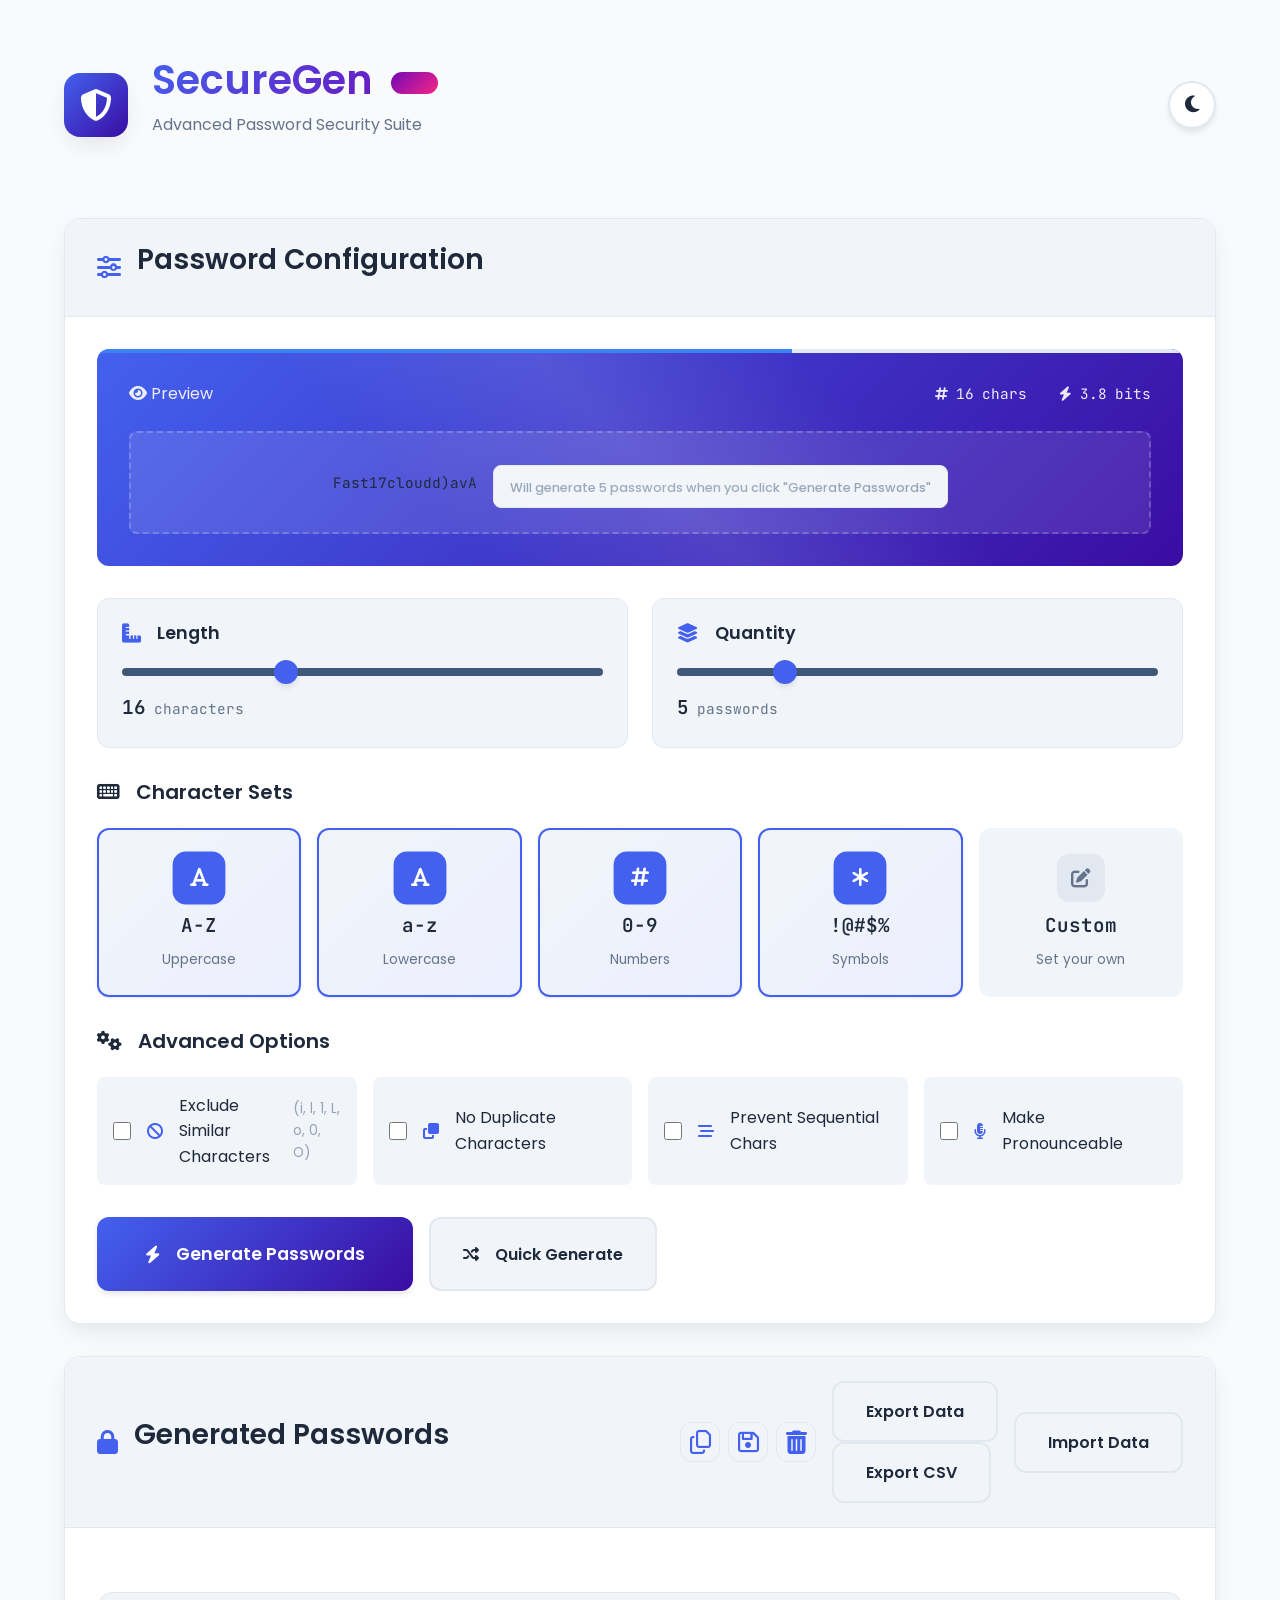
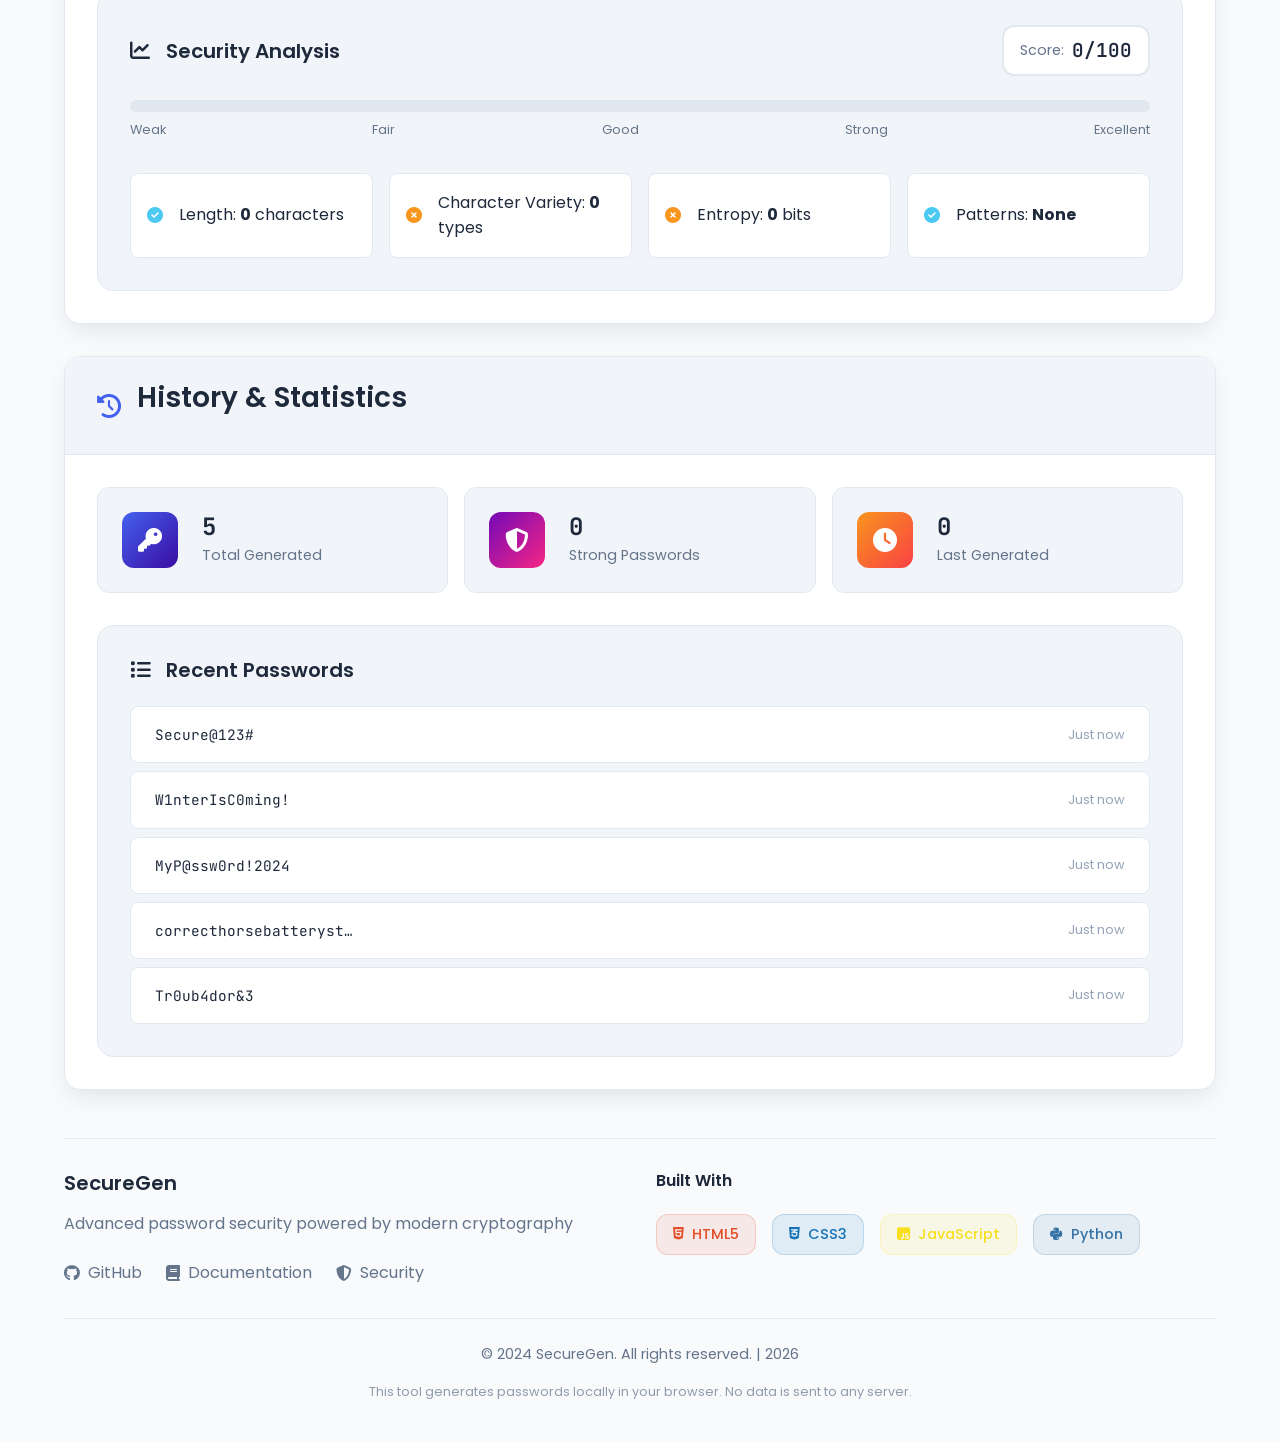
<file: Index.html>
<!DOCTYPE html>
<html lang="en">
<head>
    <meta charset="UTF-8">
    <meta name="viewport" content="width=device-width, initial-scale=1.0">
    <title>SecureGen Pro | Advanced Password Generator</title>
    <link rel="stylesheet" href="https://cdnjs.cloudflare.com/ajax/libs/font-awesome/6.4.0/css/all.min.css">
    <link rel="stylesheet" href="style.css">
    <link href="https://fonts.googleapis.com/css2?family=Poppins:wght@300;400;500;600;700&family=JetBrains+Mono:wght@400;500&display=swap" rel="stylesheet">
    <link rel="icon" type="image/x-icon" href="data:image/svg+xml,<svg xmlns=%22http://www.w3.org/2000/svg%22 viewBox=%220 0 100 100%22><text y=%22.9em%22 font-size=%2290%22>🔐</text></svg>">
</head>
<body>
    <div class="container">
        <header class="header">
            <div class="logo-container">
                <div class="logo-icon">
                    <i class="fas fa-shield-alt"></i>
                </div>
                <div class="logo-text">
                    <h1>SecureGen <span class="pro-badge">PRO</span></h1>
                    <p class="tagline">Advanced Password Security Suite</p>
                </div>
            </div>
            <div class="theme-toggle">
                <button id="theme-toggle" class="theme-btn">
                    <i class="fas fa-moon"></i>
                </button>
            </div>
        </header>

        <main class="main-content">
            <!-- Generator Section -->
            <section class="card generator-section">
                <div class="card-header">
                    <i class="fas fa-sliders-h"></i>
                    <h2>Password Configuration</h2>
                </div>
                
                <div class="card-body">
                    <!-- Password Preview -->
                    <div class="password-preview">
                        <div class="preview-header">
                            <span><i class="fas fa-eye"></i> Preview</span>
                            <div class="preview-stats">
                                <span class="stat"><i class="fas fa-hashtag"></i> <span id="char-count">0</span> chars</span>
                                <span class="stat"><i class="fas fa-bolt"></i> <span id="entropy-score">0</span> bits</span>
                            </div>
                        </div>
                        <div class="preview-display" id="password-preview">
                            <div class="password-placeholder">
                                <i class="fas fa-lock"></i>
                                <span>Your secure password will appear here</span>
                            </div>
                        </div>
                    </div>

                    <!-- Options Grid -->
                    <div class="options-grid">
                        <!-- Length Control -->
                        <div class="option-card">
                            <div class="option-header">
                                <i class="fas fa-ruler-combined"></i>
                                <h3>Length</h3>
                            </div>
                            <div class="option-control">
                                <input type="range" id="length-slider" min="8" max="32" value="16">
                                <div class="slider-value">
                                    <span id="length-value">16</span>
                                    <span class="unit">characters</span>
                                </div>
                            </div>
                        </div>

                        <!-- Quantity Control -->
                        <div class="option-card">
                            <div class="option-header">
                                <i class="fas fa-layer-group"></i>
                                <h3>Quantity</h3>
                            </div>
                            <div class="option-control">
                                <input type="range" id="quantity-slider" min="1" max="20" value="5">
                                <div class="slider-value">
                                    <span id="quantity-value">5</span>
                                    <span class="unit">passwords</span>
                                </div>
                            </div>
                        </div>
                    </div>

                    <!-- Character Sets -->
                    <div class="character-sets">
                        <h3><i class="fas fa-keyboard"></i> Character Sets</h3>
                        <div class="sets-grid">
                            <label class="set-option active" data-type="uppercase">
                                <input type="checkbox" checked>
                                <div class="set-icon">
                                    <i class="fas fa-font"></i>
                                </div>
                                <span class="set-label">A-Z</span>
                                <span class="set-desc">Uppercase</span>
                            </label>
                            
                            <label class="set-option active" data-type="lowercase">
                                <input type="checkbox" checked>
                                <div class="set-icon">
                                    <i class="fas fa-font"></i>
                                </div>
                                <span class="set-label">a-z</span>
                                <span class="set-desc">Lowercase</span>
                            </label>
                            
                            <label class="set-option active" data-type="numbers">
                                <input type="checkbox" checked>
                                <div class="set-icon">
                                    <i class="fas fa-hashtag"></i>
                                </div>
                                <span class="set-label">0-9</span>
                                <span class="set-desc">Numbers</span>
                            </label>
                            
                            <label class="set-option active" data-type="symbols">
                                <input type="checkbox" checked>
                                <div class="set-icon">
                                    <i class="fas fa-asterisk"></i>
                                </div>
                                <span class="set-label">!@#$%</span>
                                <span class="set-desc">Symbols</span>
                            </label>
                            
                            <label class="set-option" data-type="custom">
                                <input type="checkbox">
                                <div class="set-icon">
                                    <i class="fas fa-edit"></i>
                                </div>
                                <span class="set-label">Custom</span>
                                <span class="set-desc">Set your own</span>
                            </label>
                        </div>
                        
                        <!-- Custom Characters Input -->
                        <div class="custom-input-container" id="custom-input-container" style="display: none;">
                            <input type="text" id="custom-characters" placeholder="Enter custom characters (e.g., @#$%)" maxlength="50">
                        </div>
                    </div>

                    <!-- Advanced Options -->
                    <div class="advanced-options">
                        <h3><i class="fas fa-cogs"></i> Advanced Options</h3>
                        <div class="advanced-grid">
                            <div class="advanced-option">
                                <input type="checkbox" id="exclude-similar" class="styled-checkbox">
                                <label for="exclude-similar">
                                    <i class="fas fa-ban"></i>
                                    Exclude Similar Characters
                                    <span class="option-desc">(i, l, 1, L, o, 0, O)</span>
                                </label>
                            </div>
                            <div class="advanced-option">
                                <input type="checkbox" id="no-duplicates" class="styled-checkbox">
                                <label for="no-duplicates">
                                    <i class="fas fa-clone"></i>
                                    No Duplicate Characters
                                </label>
                            </div>
                            <div class="advanced-option">
                                <input type="checkbox" id="sequential-check" class="styled-checkbox">
                                <label for="sequential-check">
                                    <i class="fas fa-stream"></i>
                                    Prevent Sequential Chars
                                </label>
                            </div>
                            <div class="advanced-option">
                                <input type="checkbox" id="pronounceable" class="styled-checkbox">
                                <label for="pronounceable">
                                    <i class="fas fa-microphone-alt"></i>
                                    Make Pronounceable
                                </label>
                            </div>
                        </div>
                    </div>

                    <!-- Action Buttons -->
                    <div class="action-buttons">
                        <button class="btn btn-primary btn-lg" id="generate-btn">
                            <i class="fas fa-bolt"></i>
                            Generate Passwords
                        </button>
                        <button class="btn btn-secondary" id="quick-generate">
                            <i class="fas fa-random"></i>
                            Quick Generate
                        </button>
                    </div>
                </div>
            </section>

            <!-- Results Section -->
            <section class="card results-section">
                <div class="card-header">
                    <i class="fas fa-lock"></i>
                    <h2>Generated Passwords</h2>
                    <div class="card-actions">
                        <button class="btn-icon" id="copy-all" title="Copy All">
                            <i class="far fa-copy"></i>
                        </button>
                        <button class="btn-icon" id="save-all" title="Save All">
                            <i class="far fa-save"></i>
                        </button>
                        <button class="btn-icon" id="clear-results" title="Clear All">
                            <i class="fas fa-trash-alt"></i>
                        </button>
                    </div>
                </div>
                
                <div class="card-body">
                    <div class="results-container" id="results-container">
                        <!-- Passwords will be generated here -->
                    </div>
                    
                    <!-- Strength Analysis -->
                    <div class="strength-analysis">
                        <div class="strength-header">
                            <h3><i class="fas fa-chart-line"></i> Security Analysis</h3>
                            <div class="strength-score" id="strength-score">
                                <span class="score-label">Score:</span>
                                <span class="score-value">0/100</span>
                            </div>
                        </div>
                        
                        <div class="strength-meter">
                            <div class="meter-bar">
                                <div class="meter-fill" id="strength-fill"></div>
                            </div>
                            <div class="meter-labels">
                                <span>Weak</span>
                                <span>Fair</span>
                                <span>Good</span>
                                <span>Strong</span>
                                <span>Excellent</span>
                            </div>
                        </div>
                        
                        <div class="strength-details">
                            <div class="detail-item">
                                <i class="fas fa-check-circle success"></i>
                                <span>Length: <strong id="detail-length">0</strong> characters</span>
                            </div>
                            <div class="detail-item">
                                <i class="fas fa-times-circle warning"></i>
                                <span>Character Variety: <strong id="detail-variety">0</strong> types</span>
                            </div>
                            <div class="detail-item">
                                <i class="fas fa-times-circle warning"></i>
                                <span>Entropy: <strong id="detail-entropy">0</strong> bits</span>
                            </div>
                            <div class="detail-item">
                                <i class="fas fa-check-circle success"></i>
                                <span>Patterns: <strong id="detail-patterns">None</strong></span>
                            </div>
                        </div>
                    </div>
                </div>
            </section>

            <!-- History & Stats Section -->
            <section class="card history-section">
                <div class="card-header">
                    <i class="fas fa-history"></i>
                    <h2>History & Statistics</h2>
                </div>
                
                <div class="card-body">
                    <div class="history-stats">
                        <div class="stat-card">
                            <div class="stat-icon primary">
                                <i class="fas fa-key"></i>
                            </div>
                            <div class="stat-content">
                                <span class="stat-value" id="total-generated">0</span>
                                <span class="stat-label">Total Generated</span>
                            </div>
                        </div>
                        <div class="stat-card">
                            <div class="stat-icon success">
                                <i class="fas fa-shield-alt"></i>
                            </div>
                            <div class="stat-content">
                                <span class="stat-value" id="strong-passwords">0</span>
                                <span class="stat-label">Strong Passwords</span>
                            </div>
                        </div>
                        <div class="stat-card">
                            <div class="stat-icon warning">
                                <i class="fas fa-clock"></i>
                            </div>
                            <div class="stat-content">
                                <span class="stat-value" id="last-generated">--:--</span>
                                <span class="stat-label">Last Generated</span>
                            </div>
                        </div>
                    </div>
                    
                    <div class="history-container">
                        <h3><i class="fas fa-list"></i> Recent Passwords</h3>
                        <div class="history-list" id="history-list">
                            <!-- History items will be added here -->
                        </div>
                        <div class="empty-history" id="empty-history">
                            <i class="fas fa-key"></i>
                            <p>No passwords generated yet</p>
                            <p class="empty-desc">Generate your first password to see it here</p>
                        </div>
                    </div>
                </div>
            </section>
        </main>

        <!-- Toast Notifications -->
        <div id="toast-container" class="toast-container"></div>

        <footer class="footer">
            <div class="footer-content">
                <div class="footer-info">
                    <h3>SecureGen</h3>
                    <p>Advanced password security powered by modern cryptography</p>
                    <div class="footer-links">
                        <a href="https://github.com/Sanjana152911/securegen"><i class="fab fa-github"></i> GitHub</a>
                        <a href="documentation.html"><i class="fas fa-book"></i> Documentation</a>
                        <a href="security.html"><i class="fas fa-shield-alt"></i> Security</a>
                    </div>
                </div>
                
                <div class="tech-stack">
                    <h4>Built With</h4>
                    <div class="tech-badges">
                        <span class="tech-badge html"><i class="fab fa-html5"></i> HTML5</span>
                        <span class="tech-badge css"><i class="fab fa-css3-alt"></i> CSS3</span>
                        <span class="tech-badge js"><i class="fab fa-js-square"></i> JavaScript</span>
                        <span class="tech-badge py"><i class="fab fa-python"></i> Python</span>
                    </div>
                </div>
            </div>
            
            <div class="footer-bottom">
                <p>&copy; 2024 SecureGen. All rights reserved. | <span id="current-year">2024</span></p>
                <p class="disclaimer">This tool generates passwords locally in your browser. No data is sent to any server.</p>
            </div>
        </footer>
    </div>

    <script src="theme.js"></script>
    <script src="validation.js"></script>
    <script src="analytics.js"></script>
    <script src="animations.js"></script>
    <script src="export-import.js"></script>
    <script src="script.js"></script>
</body>
</html>
</file>
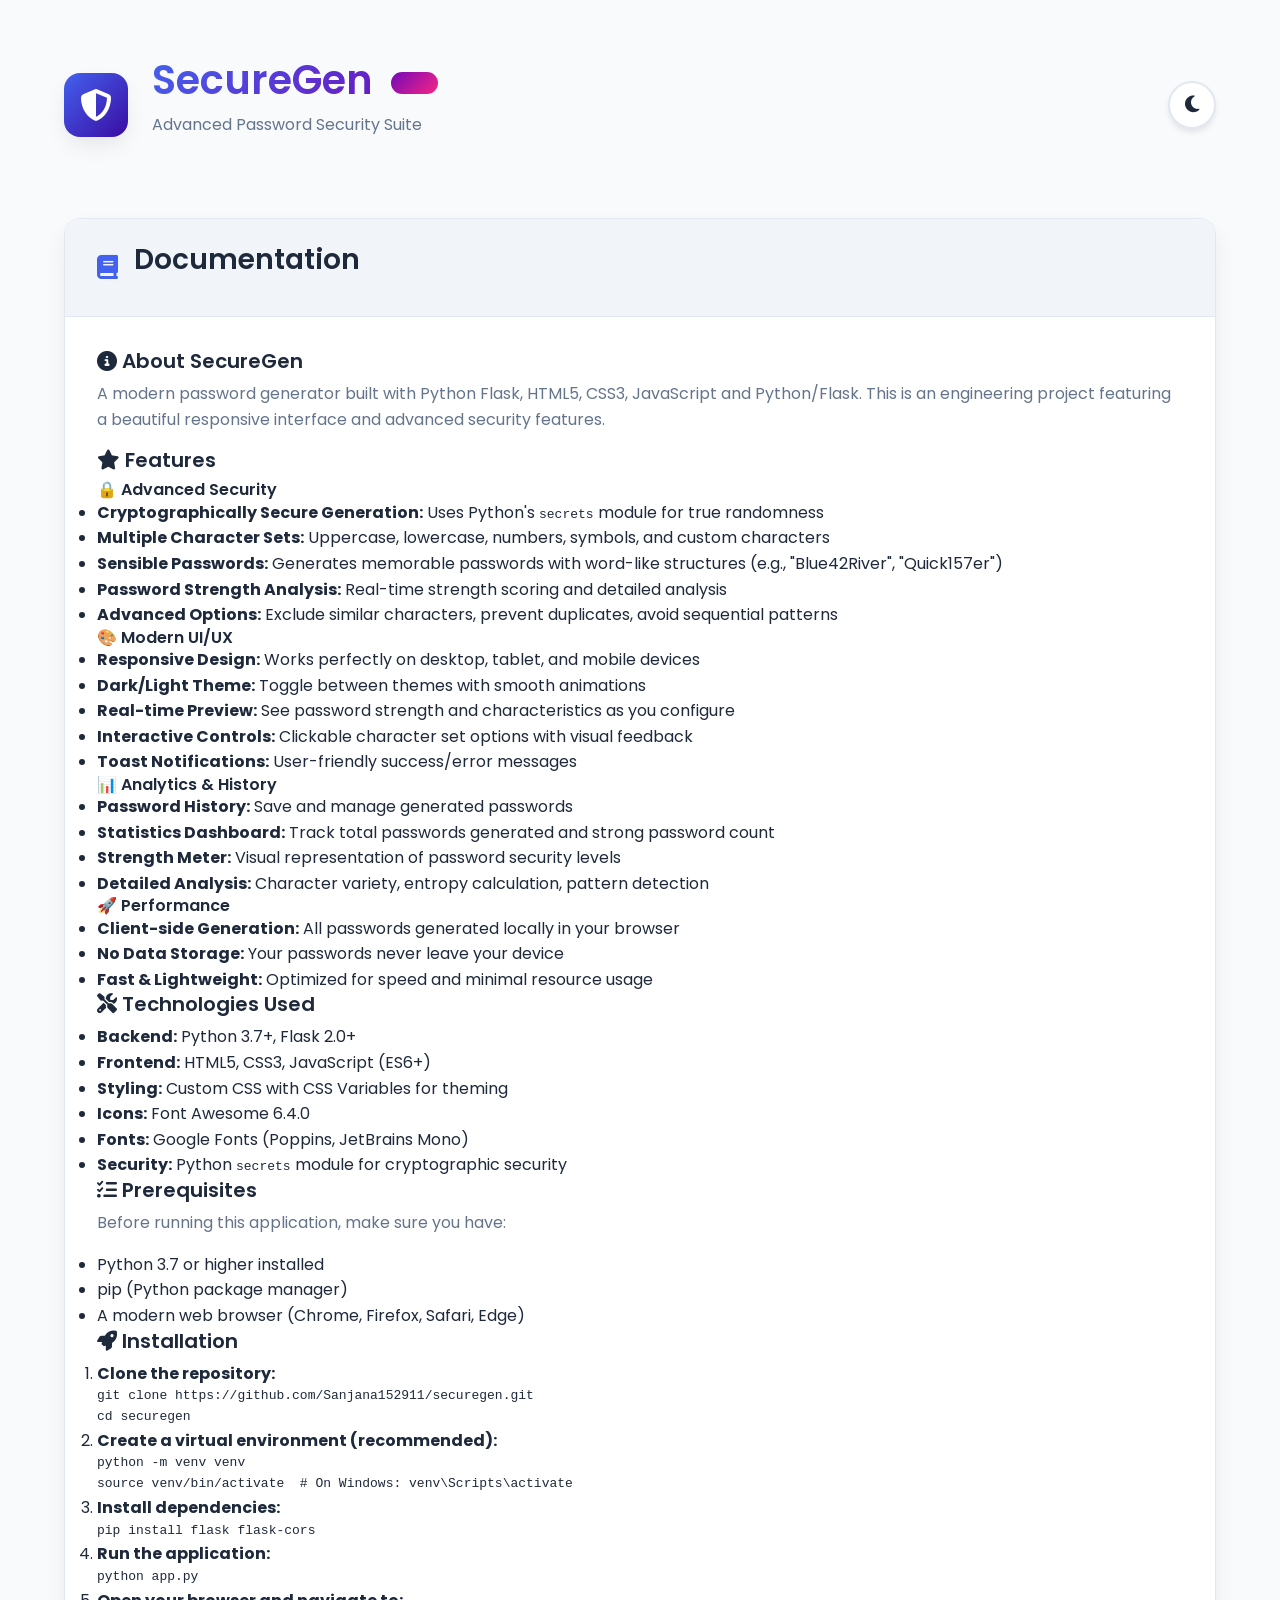
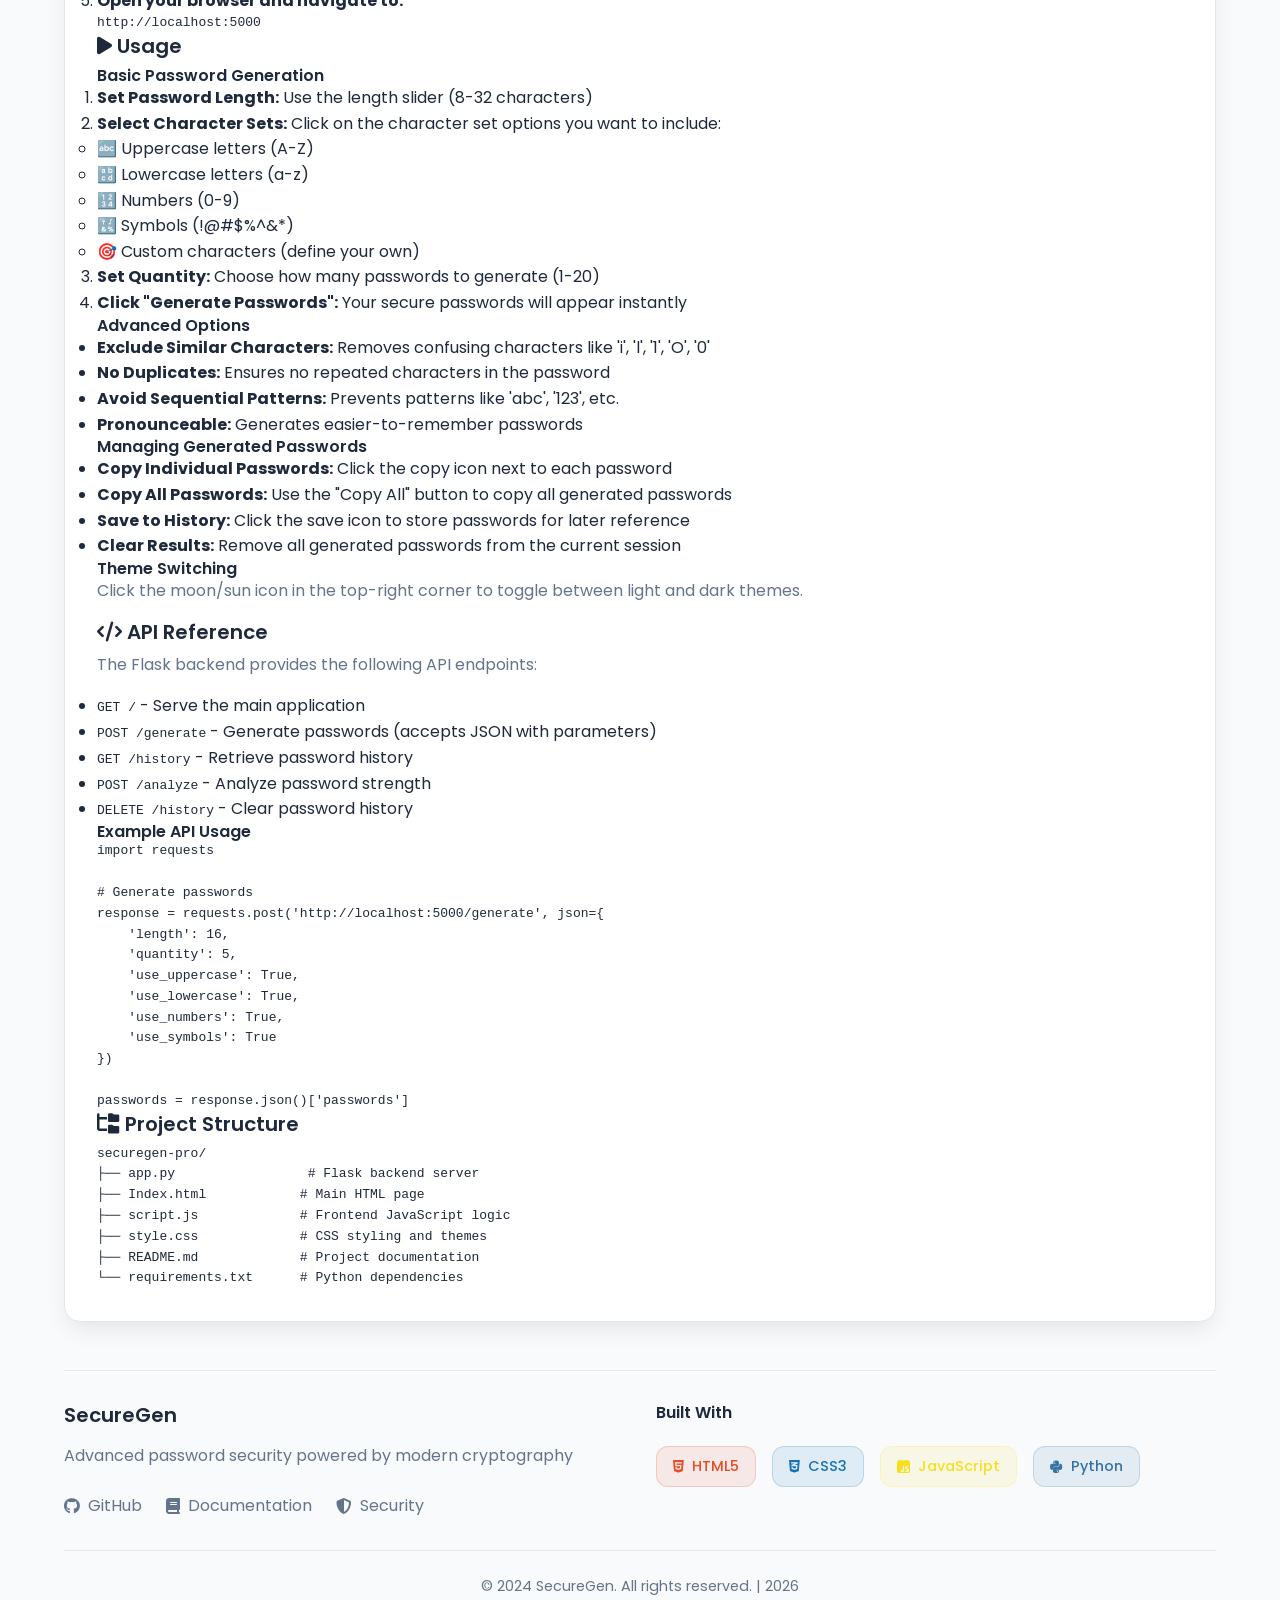
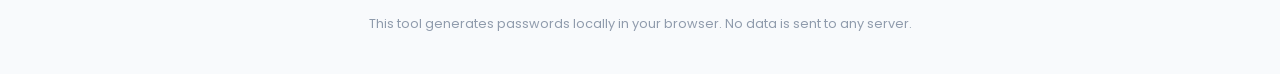
<file: documentation.html>
<!DOCTYPE html>
<html lang="en">
<head>
    <meta charset="UTF-8">
    <meta name="viewport" content="width=device-width, initial-scale=1.0">
    <title>SecureGen Pro | Documentation</title>
    <link rel="stylesheet" href="https://cdnjs.cloudflare.com/ajax/libs/font-awesome/6.4.0/css/all.min.css">
    <link rel="stylesheet" href="style.css">
    <link href="https://fonts.googleapis.com/css2?family=Poppins:wght@300;400;500;600;700&family=JetBrains+Mono:wght@400;500&display=swap" rel="stylesheet">
    <link rel="icon" type="image/x-icon" href="data:image/svg+xml,<svg xmlns=%22http://www.w3.org/2000/svg%22 viewBox=%220 0 100 100%22><text y=%22.9em%22 font-size=%2290%22>🔐</text></svg>">
</head>
<body>
    <div class="container">
        <header class="header">
            <div class="logo-container">
                <div class="logo-icon">
                    <i class="fas fa-shield-alt"></i>
                </div>
                <div class="logo-text">
                    <h1>SecureGen <span class="pro-badge">PRO</span></h1>
                    <p class="tagline">Advanced Password Security Suite</p>
                </div>
            </div>
            <div class="theme-toggle">
                <button id="theme-toggle" class="theme-btn">
                    <i class="fas fa-moon"></i>
                </button>
            </div>
        </header>

        <main class="main-content">
            <!-- Documentation Content -->
            <section class="card">
                <div class="card-header">
                    <i class="fas fa-book"></i>
                    <h2>Documentation</h2>
                </div>

                <div class="card-body">
                    <div class="doc-content">
                        <h3><i class="fas fa-info-circle"></i> About SecureGen</h3>
                        <p>A modern password generator built with Python Flask, HTML5, CSS3, JavaScript and Python/Flask. This is an engineering project featuring a beautiful responsive interface and advanced security features.</p>

                        <h3><i class="fas fa-star"></i> Features</h3>

                        <h4>🔒 Advanced Security</h4>
                        <ul>
                            <li><strong>Cryptographically Secure Generation:</strong> Uses Python's <code>secrets</code> module for true randomness</li>
                            <li><strong>Multiple Character Sets:</strong> Uppercase, lowercase, numbers, symbols, and custom characters</li>
                            <li><strong>Sensible Passwords:</strong> Generates memorable passwords with word-like structures (e.g., "Blue42River", "Quick157er")</li>
                            <li><strong>Password Strength Analysis:</strong> Real-time strength scoring and detailed analysis</li>
                            <li><strong>Advanced Options:</strong> Exclude similar characters, prevent duplicates, avoid sequential patterns</li>
                        </ul>

                        <h4>🎨 Modern UI/UX</h4>
                        <ul>
                            <li><strong>Responsive Design:</strong> Works perfectly on desktop, tablet, and mobile devices</li>
                            <li><strong>Dark/Light Theme:</strong> Toggle between themes with smooth animations</li>
                            <li><strong>Real-time Preview:</strong> See password strength and characteristics as you configure</li>
                            <li><strong>Interactive Controls:</strong> Clickable character set options with visual feedback</li>
                            <li><strong>Toast Notifications:</strong> User-friendly success/error messages</li>
                        </ul>

                        <h4>📊 Analytics & History</h4>
                        <ul>
                            <li><strong>Password History:</strong> Save and manage generated passwords</li>
                            <li><strong>Statistics Dashboard:</strong> Track total passwords generated and strong password count</li>
                            <li><strong>Strength Meter:</strong> Visual representation of password security levels</li>
                            <li><strong>Detailed Analysis:</strong> Character variety, entropy calculation, pattern detection</li>
                        </ul>

                        <h4>🚀 Performance</h4>
                        <ul>
                            <li><strong>Client-side Generation:</strong> All passwords generated locally in your browser</li>
                            <li><strong>No Data Storage:</strong> Your passwords never leave your device</li>
                            <li><strong>Fast & Lightweight:</strong> Optimized for speed and minimal resource usage</li>
                        </ul>

                        <h3><i class="fas fa-tools"></i> Technologies Used</h3>
                        <ul>
                            <li><strong>Backend:</strong> Python 3.7+, Flask 2.0+</li>
                            <li><strong>Frontend:</strong> HTML5, CSS3, JavaScript (ES6+)</li>
                            <li><strong>Styling:</strong> Custom CSS with CSS Variables for theming</li>
                            <li><strong>Icons:</strong> Font Awesome 6.4.0</li>
                            <li><strong>Fonts:</strong> Google Fonts (Poppins, JetBrains Mono)</li>
                            <li><strong>Security:</strong> Python <code>secrets</code> module for cryptographic security</li>
                        </ul>

                        <h3><i class="fas fa-list-check"></i> Prerequisites</h3>
                        <p>Before running this application, make sure you have:</p>
                        <ul>
                            <li>Python 3.7 or higher installed</li>
                            <li>pip (Python package manager)</li>
                            <li>A modern web browser (Chrome, Firefox, Safari, Edge)</li>
                        </ul>

                        <h3><i class="fas fa-rocket"></i> Installation</h3>
                        <ol>
                            <li><strong>Clone the repository:</strong>
                                <pre><code>git clone https://github.com/Sanjana152911/securegen.git
cd securegen</code></pre>
                            </li>
                            <li><strong>Create a virtual environment (recommended):</strong>
                                <pre><code>python -m venv venv
source venv/bin/activate  # On Windows: venv\Scripts\activate</code></pre>
                            </li>
                            <li><strong>Install dependencies:</strong>
                                <pre><code>pip install flask flask-cors</code></pre>
                            </li>
                            <li><strong>Run the application:</strong>
                                <pre><code>python app.py</code></pre>
                            </li>
                            <li><strong>Open your browser and navigate to:</strong>
                                <pre><code>http://localhost:5000</code></pre>
                            </li>
                        </ol>

                        <h3><i class="fas fa-play"></i> Usage</h3>

                        <h4>Basic Password Generation</h4>
                        <ol>
                            <li><strong>Set Password Length:</strong> Use the length slider (8-32 characters)</li>
                            <li><strong>Select Character Sets:</strong> Click on the character set options you want to include:
                                <ul>
                                    <li>🔤 Uppercase letters (A-Z)</li>
                                    <li>🔡 Lowercase letters (a-z)</li>
                                    <li>🔢 Numbers (0-9)</li>
                                    <li>🔣 Symbols (!@#$%^&*)</li>
                                    <li>🎯 Custom characters (define your own)</li>
                                </ul>
                            </li>
                            <li><strong>Set Quantity:</strong> Choose how many passwords to generate (1-20)</li>
                            <li><strong>Click "Generate Passwords":</strong> Your secure passwords will appear instantly</li>
                        </ol>

                        <h4>Advanced Options</h4>
                        <ul>
                            <li><strong>Exclude Similar Characters:</strong> Removes confusing characters like 'i', 'l', '1', 'O', '0'</li>
                            <li><strong>No Duplicates:</strong> Ensures no repeated characters in the password</li>
                            <li><strong>Avoid Sequential Patterns:</strong> Prevents patterns like 'abc', '123', etc.</li>
                            <li><strong>Pronounceable:</strong> Generates easier-to-remember passwords</li>
                        </ul>

                        <h4>Managing Generated Passwords</h4>
                        <ul>
                            <li><strong>Copy Individual Passwords:</strong> Click the copy icon next to each password</li>
                            <li><strong>Copy All Passwords:</strong> Use the "Copy All" button to copy all generated passwords</li>
                            <li><strong>Save to History:</strong> Click the save icon to store passwords for later reference</li>
                            <li><strong>Clear Results:</strong> Remove all generated passwords from the current session</li>
                        </ul>

                        <h4>Theme Switching</h4>
                        <p>Click the moon/sun icon in the top-right corner to toggle between light and dark themes.</p>

                        <h3><i class="fas fa-code"></i> API Reference</h3>
                        <p>The Flask backend provides the following API endpoints:</p>
                        <ul>
                            <li><code>GET /</code> - Serve the main application</li>
                            <li><code>POST /generate</code> - Generate passwords (accepts JSON with parameters)</li>
                            <li><code>GET /history</code> - Retrieve password history</li>
                            <li><code>POST /analyze</code> - Analyze password strength</li>
                            <li><code>DELETE /history</code> - Clear password history</li>
                        </ul>

                        <h4>Example API Usage</h4>
                        <pre><code>import requests

# Generate passwords
response = requests.post('http://localhost:5000/generate', json={
    'length': 16,
    'quantity': 5,
    'use_uppercase': True,
    'use_lowercase': True,
    'use_numbers': True,
    'use_symbols': True
})

passwords = response.json()['passwords']</code></pre>

                        <h3><i class="fas fa-folder-tree"></i> Project Structure</h3>
                        <pre><code>securegen-pro/
├── app.py                 # Flask backend server
├── Index.html            # Main HTML page
├── script.js             # Frontend JavaScript logic
├── style.css             # CSS styling and themes
├── README.md             # Project documentation
└── requirements.txt      # Python dependencies</code></pre>
                    </div>
                </div>
            </section>
        </main>

        <footer class="footer">
            <div class="footer-content">
                <div class="footer-info">
                    <h3>SecureGen</h3>
                    <p>Advanced password security powered by modern cryptography</p>
                    <div class="footer-links">
                        <a href="https://github.com/Sanjana152911/securegen"><i class="fab fa-github"></i> GitHub</a>
                        <a href="documentation.html"><i class="fas fa-book"></i> Documentation</a>
                        <a href="security.html"><i class="fas fa-shield-alt"></i> Security</a>
                    </div>
                </div>

                <div class="tech-stack">
                    <h4>Built With</h4>
                    <div class="tech-badges">
                        <span class="tech-badge html"><i class="fab fa-html5"></i> HTML5</span>
                        <span class="tech-badge css"><i class="fab fa-css3-alt"></i> CSS3</span>
                        <span class="tech-badge js"><i class="fab fa-js-square"></i> JavaScript</span>
                        <span class="tech-badge py"><i class="fab fa-python"></i> Python</span>
                    </div>
                </div>
            </div>

            <div class="footer-bottom">
                <p>&copy; 2024 SecureGen. All rights reserved. | <span id="current-year">2024</span></p>
                <p class="disclaimer">This tool generates passwords locally in your browser. No data is sent to any server.</p>
            </div>
        </footer>
    </div>

    <script src="theme.js"></script>
</body>
</html>
</file>
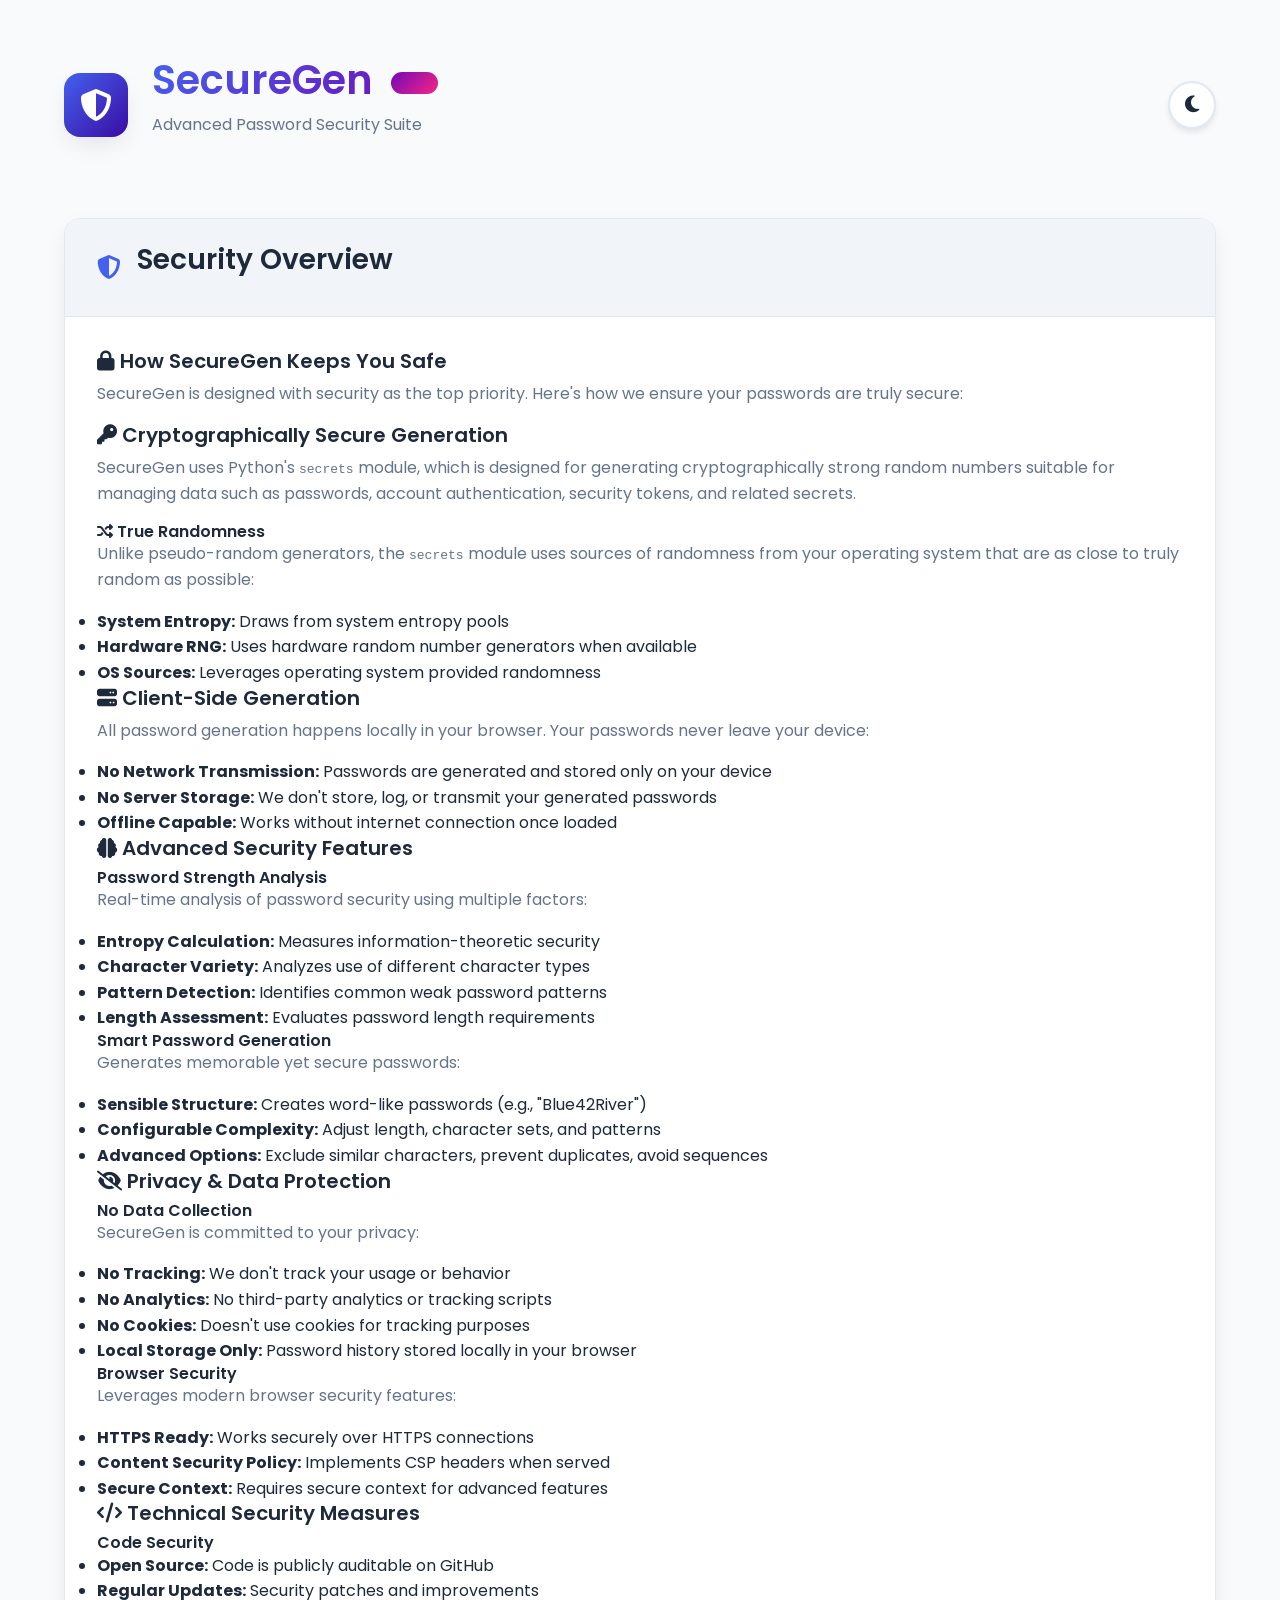
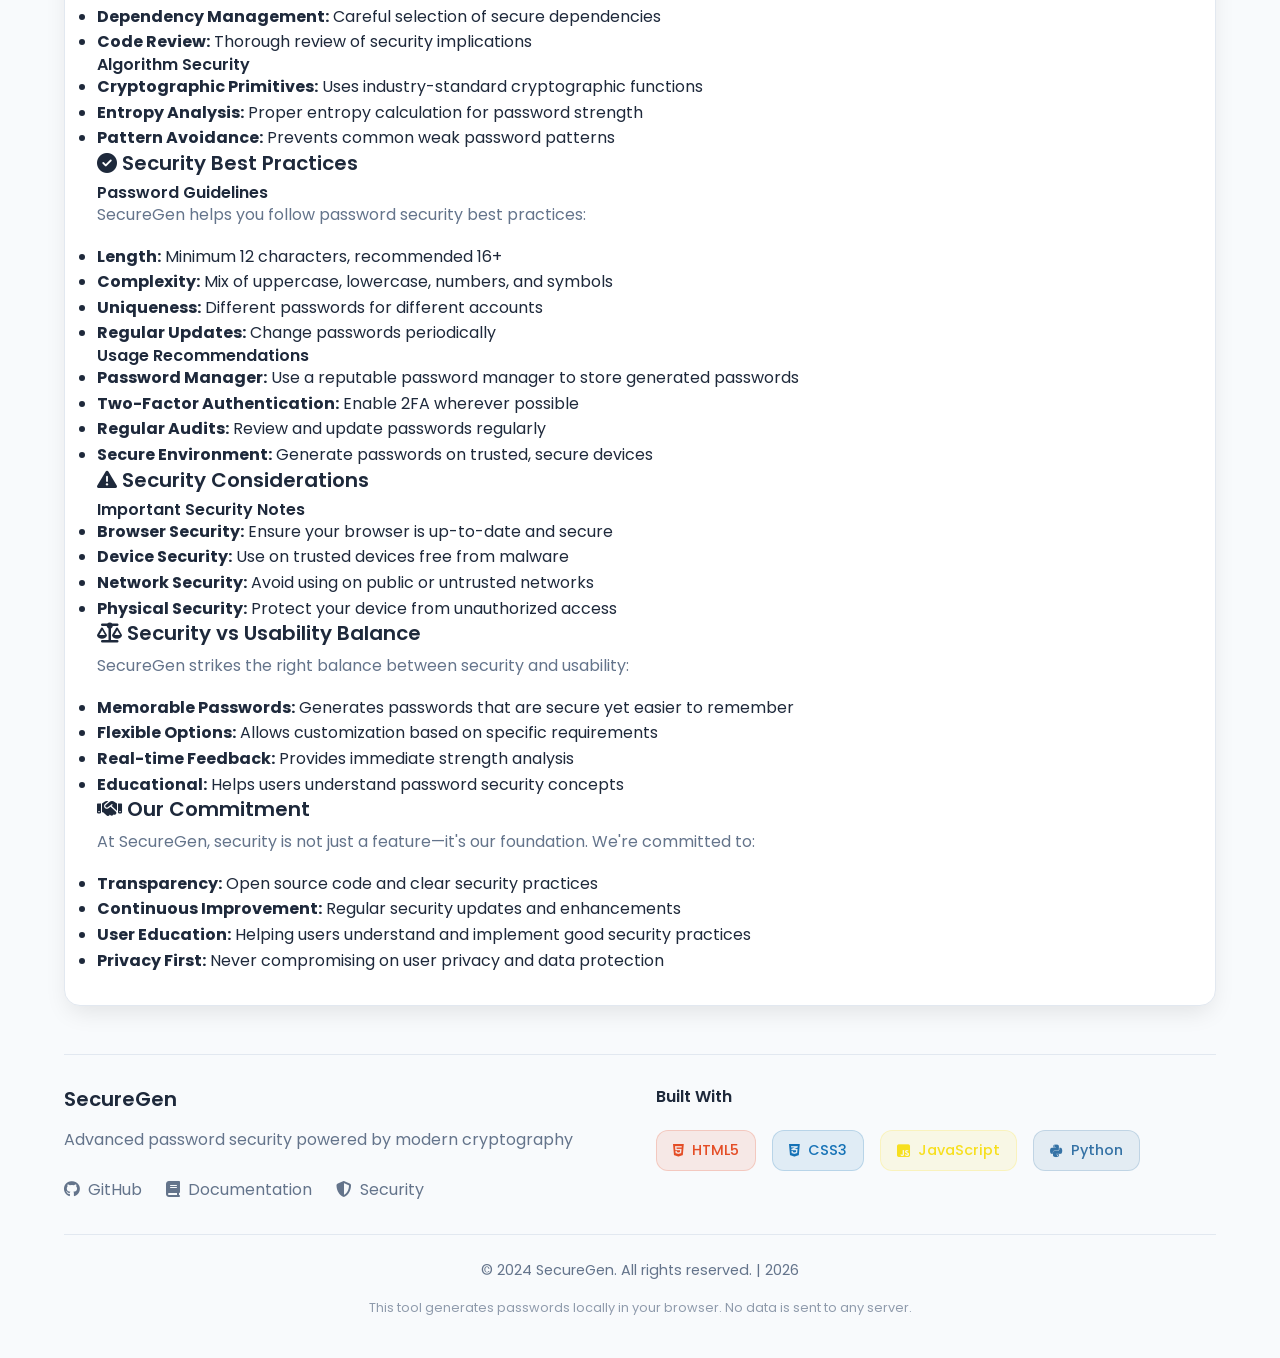
<file: security.html>
<!DOCTYPE html>
<html lang="en">
<head>
    <meta charset="UTF-8">
    <meta name="viewport" content="width=device-width, initial-scale=1.0">
    <title>SecureGen Pro | Security</title>
    <link rel="stylesheet" href="https://cdnjs.cloudflare.com/ajax/libs/font-awesome/6.4.0/css/all.min.css">
    <link rel="stylesheet" href="style.css">
    <link href="https://fonts.googleapis.com/css2?family=Poppins:wght@300;400;500;600;700&family=JetBrains+Mono:wght@400;500&display=swap" rel="stylesheet">
    <link rel="icon" type="image/x-icon" href="data:image/svg+xml,<svg xmlns=%22http://www.w3.org/2000/svg%22 viewBox=%220 0 100 100%22><text y=%22.9em%22 font-size=%2290%22>🔐</text></svg>">
</head>
<body>
    <div class="container">
        <header class="header">
            <div class="logo-container">
                <div class="logo-icon">
                    <i class="fas fa-shield-alt"></i>
                </div>
                <div class="logo-text">
                    <h1>SecureGen <span class="pro-badge">PRO</span></h1>
                    <p class="tagline">Advanced Password Security Suite</p>
                </div>
            </div>
            <div class="theme-toggle">
                <button id="theme-toggle" class="theme-btn">
                    <i class="fas fa-moon"></i>
                </button>
            </div>
        </header>

        <main class="main-content">
            <!-- Security Content -->
            <section class="card">
                <div class="card-header">
                    <i class="fas fa-shield-alt"></i>
                    <h2>Security Overview</h2>
                </div>

                <div class="card-body">
                    <div class="doc-content">
                        <h3><i class="fas fa-lock"></i> How SecureGen Keeps You Safe</h3>
                        <p>SecureGen is designed with security as the top priority. Here's how we ensure your passwords are truly secure:</p>

                        <h3><i class="fas fa-key"></i> Cryptographically Secure Generation</h3>
                        <p>SecureGen uses Python's <code>secrets</code> module, which is designed for generating cryptographically strong random numbers suitable for managing data such as passwords, account authentication, security tokens, and related secrets.</p>

                        <div class="security-highlight">
                            <h4><i class="fas fa-random"></i> True Randomness</h4>
                            <p>Unlike pseudo-random generators, the <code>secrets</code> module uses sources of randomness from your operating system that are as close to truly random as possible:</p>
                            <ul>
                                <li><strong>System Entropy:</strong> Draws from system entropy pools</li>
                                <li><strong>Hardware RNG:</strong> Uses hardware random number generators when available</li>
                                <li><strong>OS Sources:</strong> Leverages operating system provided randomness</li>
                            </ul>
                        </div>

                        <h3><i class="fas fa-server"></i> Client-Side Generation</h3>
                        <p>All password generation happens locally in your browser. Your passwords never leave your device:</p>
                        <ul>
                            <li><strong>No Network Transmission:</strong> Passwords are generated and stored only on your device</li>
                            <li><strong>No Server Storage:</strong> We don't store, log, or transmit your generated passwords</li>
                            <li><strong>Offline Capable:</strong> Works without internet connection once loaded</li>
                        </ul>

                        <h3><i class="fas fa-brain"></i> Advanced Security Features</h3>

                        <h4>Password Strength Analysis</h4>
                        <p>Real-time analysis of password security using multiple factors:</p>
                        <ul>
                            <li><strong>Entropy Calculation:</strong> Measures information-theoretic security</li>
                            <li><strong>Character Variety:</strong> Analyzes use of different character types</li>
                            <li><strong>Pattern Detection:</strong> Identifies common weak password patterns</li>
                            <li><strong>Length Assessment:</strong> Evaluates password length requirements</li>
                        </ul>

                        <h4>Smart Password Generation</h4>
                        <p>Generates memorable yet secure passwords:</p>
                        <ul>
                            <li><strong>Sensible Structure:</strong> Creates word-like passwords (e.g., "Blue42River")</li>
                            <li><strong>Configurable Complexity:</strong> Adjust length, character sets, and patterns</li>
                            <li><strong>Advanced Options:</strong> Exclude similar characters, prevent duplicates, avoid sequences</li>
                        </ul>

                        <h3><i class="fas fa-eye-slash"></i> Privacy & Data Protection</h3>

                        <h4>No Data Collection</h4>
                        <p>SecureGen is committed to your privacy:</p>
                        <ul>
                            <li><strong>No Tracking:</strong> We don't track your usage or behavior</li>
                            <li><strong>No Analytics:</strong> No third-party analytics or tracking scripts</li>
                            <li><strong>No Cookies:</strong> Doesn't use cookies for tracking purposes</li>
                            <li><strong>Local Storage Only:</strong> Password history stored locally in your browser</li>
                        </ul>

                        <h4>Browser Security</h4>
                        <p>Leverages modern browser security features:</p>
                        <ul>
                            <li><strong>HTTPS Ready:</strong> Works securely over HTTPS connections</li>
                            <li><strong>Content Security Policy:</strong> Implements CSP headers when served</li>
                            <li><strong>Secure Context:</strong> Requires secure context for advanced features</li>
                        </ul>

                        <h3><i class="fas fa-code"></i> Technical Security Measures</h3>

                        <h4>Code Security</h4>
                        <ul>
                            <li><strong>Open Source:</strong> Code is publicly auditable on GitHub</li>
                            <li><strong>Regular Updates:</strong> Security patches and improvements</li>
                            <li><strong>Dependency Management:</strong> Careful selection of secure dependencies</li>
                            <li><strong>Code Review:</strong> Thorough review of security implications</li>
                        </ul>

                        <h4>Algorithm Security</h4>
                        <ul>
                            <li><strong>Cryptographic Primitives:</strong> Uses industry-standard cryptographic functions</li>
                            <li><strong>Entropy Analysis:</strong> Proper entropy calculation for password strength</li>
                            <li><strong>Pattern Avoidance:</strong> Prevents common weak password patterns</li>
                        </ul>

                        <h3><i class="fas fa-check-circle"></i> Security Best Practices</h3>

                        <h4>Password Guidelines</h4>
                        <p>SecureGen helps you follow password security best practices:</p>
                        <ul>
                            <li><strong>Length:</strong> Minimum 12 characters, recommended 16+</li>
                            <li><strong>Complexity:</strong> Mix of uppercase, lowercase, numbers, and symbols</li>
                            <li><strong>Uniqueness:</strong> Different passwords for different accounts</li>
                            <li><strong>Regular Updates:</strong> Change passwords periodically</li>
                        </ul>

                        <h4>Usage Recommendations</h4>
                        <ul>
                            <li><strong>Password Manager:</strong> Use a reputable password manager to store generated passwords</li>
                            <li><strong>Two-Factor Authentication:</strong> Enable 2FA wherever possible</li>
                            <li><strong>Regular Audits:</strong> Review and update passwords regularly</li>
                            <li><strong>Secure Environment:</strong> Generate passwords on trusted, secure devices</li>
                        </ul>

                        <h3><i class="fas fa-exclamation-triangle"></i> Security Considerations</h3>

                        <div class="security-warning">
                            <h4>Important Security Notes</h4>
                            <ul>
                                <li><strong>Browser Security:</strong> Ensure your browser is up-to-date and secure</li>
                                <li><strong>Device Security:</strong> Use on trusted devices free from malware</li>
                                <li><strong>Network Security:</strong> Avoid using on public or untrusted networks</li>
                                <li><strong>Physical Security:</strong> Protect your device from unauthorized access</li>
                            </ul>
                        </div>

                        <h3><i class="fas fa-balance-scale"></i> Security vs Usability Balance</h3>
                        <p>SecureGen strikes the right balance between security and usability:</p>
                        <ul>
                            <li><strong>Memorable Passwords:</strong> Generates passwords that are secure yet easier to remember</li>
                            <li><strong>Flexible Options:</strong> Allows customization based on specific requirements</li>
                            <li><strong>Real-time Feedback:</strong> Provides immediate strength analysis</li>
                            <li><strong>Educational:</strong> Helps users understand password security concepts</li>
                        </ul>

                        <h3><i class="fas fa-handshake"></i> Our Commitment</h3>
                        <p>At SecureGen, security is not just a feature—it's our foundation. We're committed to:</p>
                        <ul>
                            <li><strong>Transparency:</strong> Open source code and clear security practices</li>
                            <li><strong>Continuous Improvement:</strong> Regular security updates and enhancements</li>
                            <li><strong>User Education:</strong> Helping users understand and implement good security practices</li>
                            <li><strong>Privacy First:</strong> Never compromising on user privacy and data protection</li>
                        </ul>
                    </div>
                </div>
            </section>
        </main>

        <footer class="footer">
            <div class="footer-content">
                <div class="footer-info">
                    <h3>SecureGen</h3>
                    <p>Advanced password security powered by modern cryptography</p>
                    <div class="footer-links">
                        <a href="https://github.com/Sanjana152911/securegen"><i class="fab fa-github"></i> GitHub</a>
                        <a href="documentation.html"><i class="fas fa-book"></i> Documentation</a>
                        <a href="security.html"><i class="fas fa-shield-alt"></i> Security</a>
                    </div>
                </div>

                <div class="tech-stack">
                    <h4>Built With</h4>
                    <div class="tech-badges">
                        <span class="tech-badge html"><i class="fab fa-html5"></i> HTML5</span>
                        <span class="tech-badge css"><i class="fab fa-css3-alt"></i> CSS3</span>
                        <span class="tech-badge js"><i class="fab fa-js-square"></i> JavaScript</span>
                        <span class="tech-badge py"><i class="fab fa-python"></i> Python</span>
                    </div>
                </div>
            </div>

            <div class="footer-bottom">
                <p>&copy; 2024 SecureGen. All rights reserved. | <span id="current-year">2024</span></p>
                <p class="disclaimer">This tool generates passwords locally in your browser. No data is sent to any server.</p>
            </div>
        </footer>
    </div>

    <script src="theme.js"></script>
</body>
</html>
</file>
<file: style.css>
/* ===== VARIABLES ===== */
:root {
    /* Light Theme */
    --primary: #4361ee;
    --primary-dark: #3a56d4;
    --secondary: #7209b7;
    --accent: #f72585;
    --success: #4cc9f0;
    --warning: #f8961e;
    --danger: #f94144;
    
    /* Backgrounds */
    --bg-primary: #f8fafc;
    --bg-secondary: #ffffff;
    --bg-tertiary: #f1f5f9;
    
    /* Text */
    --text-primary: #1e293b;
    --text-secondary: #64748b;
    --text-muted: #94a3b8;
    
    /* Borders */
    --border-light: #e2e8f0;
    --border-medium: #cbd5e1;
    
    /* Shadows */
    --shadow-sm: 0 1px 3px rgba(0, 0, 0, 0.1);
    --shadow-md: 0 4px 6px -1px rgba(0, 0, 0, 0.1);
    --shadow-lg: 0 10px 25px -5px rgba(0, 0, 0, 0.1);
    --shadow-xl: 0 20px 40px -10px rgba(0, 0, 0, 0.15);
    
    /* Gradients */
    --gradient-primary: linear-gradient(135deg, #4361ee, #3a0ca3);
    --gradient-secondary: linear-gradient(135deg, #7209b7, #f72585);
    
    /* Radius */
    --radius-sm: 8px;
    --radius-md: 12px;
    --radius-lg: 16px;
    --radius-xl: 20px;
    
    /* Spacing */
    --space-xs: 0.5rem;
    --space-sm: 1rem;
    --space-md: 1.5rem;
    --space-lg: 2rem;
    --space-xl: 3rem;
    
    /* Fonts */
    --font-heading: 'Poppins', sans-serif;
    --font-body: 'Poppins', sans-serif;
    --font-mono: 'JetBrains Mono', monospace;
}

/* Dark Theme */
[data-theme="dark"] {
    --primary: #5a7cff;
    --primary-dark: #4a6cef;
    --secondary: #9d4edd;
    --accent: #ff6b9d;
    --success: #5de2ff;
    --warning: #ffb347;
    --danger: #ff6b6b;
    
    --bg-primary: #0f172a;
    --bg-secondary: #1e293b;
    --bg-tertiary: #334155;
    
    --text-primary: #f1f5f9;
    --text-secondary: #cbd5e1;
    --text-muted: #94a3b8;
    
    --border-light: #334155;
    --border-medium: #475569;
    
    --shadow-sm: 0 1px 3px rgba(0, 0, 0, 0.3);
    --shadow-md: 0 4px 6px -1px rgba(0, 0, 0, 0.3);
    --shadow-lg: 0 10px 25px -5px rgba(0, 0, 0, 0.4);
    --shadow-xl: 0 20px 40px -10px rgba(0, 0, 0, 0.5);
}

/* ===== BASE STYLES ===== */
* {
    margin: 0;
    padding: 0;
    box-sizing: border-box;
}

html {
    scroll-behavior: smooth;
}

body {
    font-family: var(--font-body);
    background: var(--bg-primary);
    color: var(--text-primary);
    line-height: 1.6;
    transition: background-color 0.3s ease, color 0.3s ease;
    min-height: 100vh;
}

.container {
    max-width: 1200px;
    margin: 0 auto;
    padding: var(--space-md);
}

/* ===== TYPOGRAPHY ===== */
h1, h2, h3, h4 {
    font-family: var(--font-heading);
    font-weight: 600;
    line-height: 1.2;
}

h1 {
    font-size: 2.5rem;
    margin-bottom: var(--space-xs);
}

h2 {
    font-size: 1.75rem;
    margin-bottom: var(--space-sm);
}

h3 {
    font-size: 1.25rem;
    margin-bottom: var(--space-xs);
}

p {
    color: var(--text-secondary);
    margin-bottom: var(--space-sm);
}

/* ===== HEADER ===== */
.header {
    display: flex;
    justify-content: space-between;
    align-items: center;
    padding: var(--space-lg) 0;
    margin-bottom: var(--space-lg);
}

.logo-container {
    display: flex;
    align-items: center;
    gap: var(--space-md);
}

.logo-icon {
    width: 64px;
    height: 64px;
    background: var(--gradient-primary);
    border-radius: var(--radius-lg);
    display: flex;
    align-items: center;
    justify-content: center;
    color: white;
    font-size: 2rem;
    box-shadow: var(--shadow-lg);
}

.logo-text h1 {
    font-size: 2.5rem;
    background: linear-gradient(135deg, var(--primary), var(--secondary));
    -webkit-background-clip: text;
    -webkit-text-fill-color: transparent;
    background-clip: text;
}

.pro-badge {
    display: inline-block;
    background: var(--gradient-secondary);
    color: white;
    font-size: 0.8rem;
    padding: 0.2rem 0.6rem;
    border-radius: 20px;
    margin-left: var(--space-xs);
    vertical-align: middle;
}

.tagline {
    color: var(--text-secondary);
    font-size: 1rem;
}

.theme-toggle .theme-btn {
    background: var(--bg-secondary);
    border: 2px solid var(--border-light);
    color: var(--text-primary);
    width: 48px;
    height: 48px;
    border-radius: 50%;
    display: flex;
    align-items: center;
    justify-content: center;
    cursor: pointer;
    font-size: 1.2rem;
    transition: all 0.3s ease;
    box-shadow: var(--shadow-md);
}

.theme-btn:hover {
    transform: rotate(15deg);
    box-shadow: var(--shadow-lg);
}

/* ===== CARD COMPONENTS ===== */
.card {
    background: var(--bg-secondary);
    border-radius: var(--radius-lg);
    box-shadow: var(--shadow-lg);
    margin-bottom: var(--space-lg);
    overflow: hidden;
    border: 1px solid var(--border-light);
    transition: transform 0.3s ease, box-shadow 0.3s ease;
}

.card:hover {
    transform: translateY(-4px);
    box-shadow: var(--shadow-xl);
}

.card-header {
    padding: var(--space-md) var(--space-lg);
    background: var(--bg-tertiary);
    border-bottom: 1px solid var(--border-light);
    display: flex;
    align-items: center;
    gap: var(--space-sm);
}

.card-header i {
    color: var(--primary);
    font-size: 1.5rem;
}

.card-body {
    padding: var(--space-lg);
}

/* ===== GENERATOR SECTION ===== */
.password-preview {
    background: var(--gradient-primary);
    border-radius: var(--radius-md);
    padding: var(--space-lg);
    margin-bottom: var(--space-lg);
    color: white;
    position: relative;
    overflow: hidden;
}

.password-preview::before {
    content: '';
    position: absolute;
    top: 0;
    left: 0;
    right: 0;
    bottom: 0;
    background: linear-gradient(45deg, transparent 30%, rgba(255,255,255,0.1) 50%, transparent 70%);
    animation: shimmer 3s infinite;
}

@keyframes shimmer {
    0% { transform: translateX(-100%); }
    100% { transform: translateX(100%); }
}

.preview-header {
    display: flex;
    justify-content: space-between;
    align-items: center;
    margin-bottom: var(--space-md);
    opacity: 0.9;
}

.preview-stats {
    display: flex;
    gap: var(--space-lg);
}

.preview-stats .stat {
    display: flex;
    align-items: center;
    gap: var(--space-xs);
    font-family: var(--font-mono);
    font-size: 0.9rem;
}

.preview-display {
    background: rgba(255, 255, 255, 0.1);
    border-radius: var(--radius-sm);
    padding: var(--space-md);
    min-height: 80px;
    display: flex;
    align-items: center;
    justify-content: center;
    border: 2px dashed rgba(255, 255, 255, 0.2);
    transition: all 0.3s ease;
}

.preview-display:hover {
    background: rgba(255, 255, 255, 0.15);
    border-color: rgba(255, 255, 255, 0.3);
}

.password-placeholder {
    display: flex;
    flex-direction: column;
    align-items: center;
    gap: var(--space-xs);
    color: rgba(255, 255, 255, 0.8);
    font-size: 0.9rem;
}

.password-placeholder i {
    font-size: 1.5rem;
    margin-bottom: var(--space-xs);
}

/* ===== OPTIONS GRID ===== */
.options-grid {
    display: grid;
    grid-template-columns: repeat(auto-fit, minmax(250px, 1fr));
    gap: var(--space-md);
    margin-bottom: var(--space-lg);
}

.option-card {
    background: var(--bg-tertiary);
    border-radius: var(--radius-md);
    padding: var(--space-md);
    border: 1px solid var(--border-light);
    transition: all 0.3s ease;
}

.option-card:hover {
    border-color: var(--primary);
    transform: translateY(-2px);
    box-shadow: var(--shadow-md);
}

.option-header {
    display: flex;
    align-items: center;
    gap: var(--space-sm);
    margin-bottom: var(--space-md);
}

.option-header i {
    color: var(--primary);
    font-size: 1.2rem;
}

.option-header h3 {
    margin-bottom: 0;
    font-size: 1.1rem;
}

.option-control {
    display: flex;
    flex-direction: column;
    gap: var(--space-sm);
}

input[type="range"] {
    width: 100%;
    height: 8px;
    -webkit-appearance: none;
    background: #405879;
    border-radius: 4px;
    outline: none;
}

input[type="range"]::-webkit-slider-thumb {
    -webkit-appearance: none;
    width: 24px;
    height: 24px;
    background: var(--primary);
    border-radius: 50%;
    cursor: pointer;
    box-shadow: var(--shadow-md);
    transition: all 0.2s ease;
}

input[type="range"]::-webkit-slider-thumb:hover {
    transform: scale(1.2);
    background: var(--primary);
}

.slider-value {
    display: flex;
    align-items: baseline;
    gap: var(--space-xs);
    font-family: var(--font-mono);
    font-size: 1.2rem;
    font-weight: 600;
    color: var(--text-primary);
}

.slider-value .unit {
    font-size: 0.9rem;
    color: var(--text-secondary);
    font-weight: normal;
}

/* ===== CHARACTER SETS ===== */
.character-sets {
    margin-bottom: var(--space-lg);
}

.character-sets h3 {
    display: flex;
    align-items: center;
    gap: var(--space-sm);
    margin-bottom: var(--space-md);
}

.sets-grid {
    display: grid;
    grid-template-columns: repeat(auto-fit, minmax(140px, 1fr));
    gap: var(--space-sm);
}

.set-option {
    display: flex;
    flex-direction: column;
    align-items: center;
    gap: var(--space-xs);
    padding: var(--space-md);
    background: var(--bg-tertiary);
    border-radius: var(--radius-md);
    border: 2px solid transparent;
    cursor: pointer;
    transition: all 0.3s ease;
    position: relative;
    overflow: hidden;
}

.set-option input {
    position: absolute;
    opacity: 0;
    cursor: pointer;
}

.set-option.active {
    border-color: var(--primary);
    background: linear-gradient(135deg, var(--bg-tertiary), rgba(67, 97, 238, 0.1));
    box-shadow: var(--shadow-sm);
}

.set-option.active .set-icon {
    background: var(--primary);
    color: white;
    transform: scale(1.1);
}

.set-icon {
    width: 48px;
    height: 48px;
    background: var(--border-light);
    border-radius: var(--radius-md);
    display: flex;
    align-items: center;
    justify-content: center;
    font-size: 1.2rem;
    color: var(--text-secondary);
    transition: all 0.3s ease;
}

.set-label {
    font-family: var(--font-mono);
    font-weight: 600;
    font-size: 1.2rem;
    color: var(--text-primary);
}

.set-desc {
    font-size: 0.85rem;
    color: var(--text-secondary);
}

/* ===== PREVIEW QUANTITY INFO ===== */
.preview-quantity-info {
    margin-top: var(--space-xs);
    padding: var(--space-xs) var(--space-sm);
    background: var(--bg-tertiary);
    border-radius: var(--radius-sm);
    border: 1px solid var(--border-light);
    text-align: center;
}

.preview-quantity-info small {
    color: var(--text-muted);
    font-size: 0.8rem;
    font-weight: 500;
}

/* ===== CUSTOM CHARACTERS INPUT ===== */
.custom-input-container {
    margin-top: var(--space-sm);
    padding: var(--space-md);
    background: var(--bg-tertiary);
    border-radius: var(--radius-md);
    border: 1px solid var(--border-light);
    transition: all 0.3s ease;
}

.custom-input-container input {
    width: 100%;
    padding: var(--space-sm) var(--space-md);
    border: 2px solid var(--border-light);
    border-radius: var(--radius-sm);
    background: var(--bg-secondary);
    color: var(--text-primary);
    font-family: var(--font-mono);
    font-size: 0.9rem;
    transition: all 0.3s ease;
}

.custom-input-container input:focus {
    outline: none;
    border-color: var(--primary);
    box-shadow: 0 0 0 3px rgba(67, 97, 238, 0.1);
}

.custom-input-container input::placeholder {
    color: var(--text-muted);
}

/* ===== ADVANCED OPTIONS ===== */
.advanced-options {
    margin-bottom: var(--space-lg);
}

.advanced-options h3 {
    display: flex;
    align-items: center;
    gap: var(--space-sm);
    margin-bottom: var(--space-md);
}

.advanced-grid {
    display: grid;
    grid-template-columns: repeat(auto-fit, minmax(200px, 1fr));
    gap: var(--space-sm);
}

.advanced-option {
    display: flex;
    align-items: center;
    gap: var(--space-sm);
    padding: var(--space-sm);
    background: var(--bg-tertiary);
    border-radius: var(--radius-sm);
    transition: all 0.3s ease;
}

.advanced-option:hover {
    background: var(--bg-secondary);
    border-color: var(--border-light);
}

.styled-checkbox {
    width: 18px;
    height: 18px;
    accent-color: var(--primary);
    cursor: pointer;
}

.advanced-option label {
    display: flex;
    align-items: center;
    gap: var(--space-sm);
    cursor: pointer;
    flex: 1;
}

.advanced-option i {
    color: var(--primary);
    font-size: 1rem;
}

.option-desc {
    font-size: 0.85rem;
    color: var(--text-muted);
    margin-left: auto;
}

/* ===== ACTION BUTTONS ===== */
.action-buttons {
    display: flex;
    gap: var(--space-sm);
    flex-wrap: wrap;
}

.btn {
    padding: var(--space-sm) var(--space-lg);
    border: none;
    border-radius: var(--radius-md);
    font-family: var(--font-heading);
    font-weight: 600;
    font-size: 1rem;
    cursor: pointer;
    display: flex;
    align-items: center;
    justify-content: center;
    gap: var(--space-sm);
    transition: all 0.3s ease;
    position: relative;
    overflow: hidden;
}

.btn::before {
    content: '';
    position: absolute;
    top: 0;
    left: 0;
    right: 0;
    bottom: 0;
    background: linear-gradient(45deg, transparent 30%, rgba(255,255,255,0.2) 50%, transparent 70%);
    transform: translateX(-100%);
}

.btn:hover::before {
    animation: shimmer 1s;
}

.btn-primary {
    background: var(--gradient-primary);
    color: white;
    box-shadow: var(--shadow-md);
}

.btn-primary:hover {
    transform: translateY(-2px);
    box-shadow: var(--shadow-lg);
}

.btn-secondary {
    background: var(--bg-tertiary);
    color: var(--text-primary);
    border: 2px solid var(--border-light);
}

.btn-secondary:hover {
    background: var(--bg-secondary);
    border-color: var(--primary);
    transform: translateY(-2px);
}

.btn-lg {
    padding: var(--space-md) var(--space-xl);
    font-size: 1.1rem;
}

.btn-icon {
    width: 40px;
    height: 40px;
    border-radius: var(--radius-md);
    background: var(--bg-tertiary);
    border: 1px solid var(--border-light);
    color: var(--text-secondary);
    display: flex;
    align-items: center;
    justify-content: center;
    cursor: pointer;
    transition: all 0.3s ease;
}

.btn-icon:hover {
    background: var(--primary);
    color: white;
    transform: translateY(-2px);
    box-shadow: var(--shadow-md);
}

/* ===== RESULTS SECTION ===== */
.card-actions {
    margin-left: auto;
    display: flex;
    gap: var(--space-xs);
}

.results-container {
    display: grid;
    grid-template-columns: repeat(auto-fill, minmax(300px, 1fr));
    gap: var(--space-sm);
    margin-bottom: var(--space-lg);
}

.result-item {
    background: var(--bg-tertiary);
    border-radius: var(--radius-md);
    padding: var(--space-md);
    border: 1px solid var(--border-light);
    display: flex;
    align-items: center;
    gap: var(--space-sm);
    transition: all 0.3s ease;
    position: relative;
    overflow: hidden;
}

.result-item:hover {
    border-color: var(--primary);
    transform: translateY(-2px);
    box-shadow: var(--shadow-md);
}

.password-text {
    font-family: var(--font-mono);
    font-size: 0.9rem;
    color: var(--text-primary);
    flex: 1;
    word-break: break-all;
    padding-right: var(--space-sm);
}

.password-actions {
    display: flex;
    gap: var(--space-xs);
}

.password-strength {
    position: absolute;
    top: 0;
    left: 0;
    right: 0;
    height: 4px;
    background: var(--border-light);
    overflow: hidden;
}

.strength-indicator {
    height: 100%;
    transition: width 0.3s ease, background-color 0.3s ease;
}

/* ===== STRENGTH ANALYSIS ===== */
.strength-analysis {
    background: var(--bg-tertiary);
    border-radius: var(--radius-lg);
    padding: var(--space-lg);
    border: 1px solid var(--border-light);
}

.strength-header {
    display: flex;
    justify-content: space-between;
    align-items: center;
    margin-bottom: var(--space-md);
}

.strength-header h3 {
    display: flex;
    align-items: center;
    gap: var(--space-sm);
    margin-bottom: 0;
}

.strength-score {
    display: flex;
    align-items: center;
    gap: var(--space-xs);
    padding: var(--space-xs) var(--space-sm);
    background: var(--bg-secondary);
    border-radius: var(--radius-md);
    border: 2px solid var(--border-light);
}

.score-label {
    color: var(--text-secondary);
    font-size: 0.9rem;
}

.score-value {
    font-family: var(--font-mono);
    font-weight: 600;
    font-size: 1.2rem;
    color: var(--text-primary);
}

.strength-meter {
    margin-bottom: var(--space-lg);
}

.meter-bar {
    height: 12px;
    background: var(--border-light);
    border-radius: 6px;
    overflow: hidden;
    margin-bottom: var(--space-xs);
}

.meter-fill {
    height: 100%;
    width: 0%;
    background: var(--gradient-primary);
    border-radius: 6px;
    transition: width 0.5s ease, background-color 0.5s ease;
}

.meter-labels {
    display: flex;
    justify-content: space-between;
    font-size: 0.8rem;
    color: var(--text-secondary);
}

.strength-details {
    display: grid;
    grid-template-columns: repeat(auto-fit, minmax(200px, 1fr));
    gap: var(--space-sm);
}

.detail-item {
    display: flex;
    align-items: center;
    gap: var(--space-sm);
    padding: var(--space-sm);
    background: var(--bg-secondary);
    border-radius: var(--radius-sm);
    border: 1px solid var(--border-light);
}

.detail-item i {
    font-size: 1rem;
}

.detail-item .success {
    color: var(--success);
}

.detail-item .warning {
    color: var(--warning);
}

/* ===== HISTORY SECTION ===== */
.history-stats {
    display: grid;
    grid-template-columns: repeat(auto-fit, minmax(200px, 1fr));
    gap: var(--space-sm);
    margin-bottom: var(--space-lg);
}

.stat-card {
    background: var(--bg-tertiary);
    border-radius: var(--radius-md);
    padding: var(--space-md);
    display: flex;
    align-items: center;
    gap: var(--space-md);
    border: 1px solid var(--border-light);
    transition: all 0.3s ease;
}

.stat-card:hover {
    transform: translateY(-2px);
    box-shadow: var(--shadow-md);
}

.stat-icon {
    width: 56px;
    height: 56px;
    border-radius: var(--radius-md);
    display: flex;
    align-items: center;
    justify-content: center;
    font-size: 1.5rem;
    color: white;
}

.stat-icon.primary {
    background: var(--gradient-primary);
}

.stat-icon.success {
    background: var(--gradient-secondary);
}

.stat-icon.warning {
    background: linear-gradient(135deg, #f8961e, #f94144);
}

.stat-content {
    flex: 1;
}

.stat-value {
    display: block;
    font-size: 1.5rem;
    font-weight: 700;
    font-family: var(--font-mono);
    color: var(--text-primary);
    line-height: 1.2;
}

.stat-label {
    font-size: 0.9rem;
    color: var(--text-secondary);
}

.history-container {
    background: var(--bg-tertiary);
    border-radius: var(--radius-lg);
    padding: var(--space-lg);
    border: 1px solid var(--border-light);
}

.history-container h3 {
    display: flex;
    align-items: center;
    gap: var(--space-sm);
    margin-bottom: var(--space-md);
}

.history-list {
    display: flex;
    flex-direction: column;
    gap: var(--space-xs);
}

.history-item {
    display: flex;
    justify-content: space-between;
    align-items: center;
    padding: var(--space-sm) var(--space-md);
    background: var(--bg-secondary);
    border-radius: var(--radius-sm);
    border: 1px solid var(--border-light);
    transition: all 0.3s ease;
}

.history-item:hover {
    border-color: var(--primary);
    transform: translateX(4px);
}

.history-item .password {
    font-family: var(--font-mono);
    font-size: 0.9rem;
    color: var(--text-primary);
    max-width: 200px;
    overflow: hidden;
    text-overflow: ellipsis;
}

.history-item .timestamp {
    font-size: 0.8rem;
    color: var(--text-muted);
}

.empty-history {
    text-align: center;
    padding: var(--space-xl) var(--space-md);
    color: var(--text-muted);
}

.empty-history i {
    font-size: 3rem;
    margin-bottom: var(--space-sm);
    opacity: 0.5;
}

.empty-desc {
    font-size: 0.9rem;
    margin-top: var(--space-xs);
}

/* ===== TOAST NOTIFICATIONS ===== */
.toast-container {
    position: fixed;
    top: var(--space-md);
    right: var(--space-md);
    z-index: 1000;
    display: flex;
    flex-direction: column;
    gap: var(--space-sm);
    max-width: 350px;
}

.toast {
    background: var(--bg-secondary);
    border-radius: var(--radius-md);
    padding: var(--space-md);
    box-shadow: var(--shadow-xl);
    border-left: 4px solid var(--primary);
    display: flex;
    align-items: center;
    gap: var(--space-sm);
    animation: slideIn 0.3s ease, fadeOut 0.3s ease 2.7s forwards;
    transform: translateX(100%);
    opacity: 0;
}

.toast.show {
    animation: slideIn 0.3s ease forwards;
}

.toast.hide {
    animation: slideOut 0.3s ease forwards;
}

@keyframes slideIn {
    from {
        transform: translateX(100%);
        opacity: 0;
    }
    to {
        transform: translateX(0);
        opacity: 1;
    }
}

@keyframes slideOut {
    from {
        transform: translateX(0);
        opacity: 1;
    }
    to {
        transform: translateX(100%);
        opacity: 0;
    }
}

.toast-icon {
    width: 24px;
    height: 24px;
    border-radius: 50%;
    display: flex;
    align-items: center;
    justify-content: center;
    color: white;
    font-size: 0.8rem;
}

.toast-icon.success {
    background: var(--success);
}

.toast-icon.error {
    background: var(--danger);
}

.toast-content {
    flex: 1;
}

.toast-content strong {
    display: block;
    color: var(--text-primary);
    margin-bottom: 2px;
}

.toast-content span {
    font-size: 0.9rem;
    color: var(--text-secondary);
}

/* ===== FOOTER ===== */
.footer {
    margin-top: var(--space-xl);
    padding-top: var(--space-lg);
    border-top: 1px solid var(--border-light);
}

.footer-content {
    display: grid;
    grid-template-columns: repeat(auto-fit, minmax(300px, 1fr));
    gap: var(--space-lg);
    margin-bottom: var(--space-lg);
}

.footer-info h3 {
    color: var(--text-primary);
    margin-bottom: var(--space-sm);
}

.footer-links {
    display: flex;
    flex-wrap: wrap;
    gap: var(--space-md);
    margin-top: var(--space-md);
}

.footer-links a {
    color: var(--text-secondary);
    text-decoration: none;
    display: flex;
    align-items: center;
    gap: var(--space-xs);
    transition: color 0.3s ease;
}

.footer-links a:hover {
    color: var(--primary);
}

.tech-stack h4 {
    color: var(--text-primary);
    margin-bottom: var(--space-md);
}

.tech-badges {
    display: flex;
    flex-wrap: wrap;
    gap: var(--space-sm);
}

.tech-badge {
    padding: var(--space-xs) var(--space-sm);
    border-radius: var(--radius-md);
    font-size: 0.9rem;
    font-weight: 500;
    display: flex;
    align-items: center;
    gap: var(--space-xs);
}

.tech-badge.html {
    background: rgba(228, 77, 38, 0.1);
    color: #e44d26;
    border: 1px solid rgba(228, 77, 38, 0.2);
}

.tech-badge.css {
    background: rgba(21, 114, 182, 0.1);
    color: #1572b6;
    border: 1px solid rgba(21, 114, 182, 0.2);
}

.tech-badge.js {
    background: rgba(247, 223, 30, 0.1);
    color: #f7df1e;
    border: 1px solid rgba(247, 223, 30, 0.2);
}

.tech-badge.py {
    background: rgba(53, 114, 165, 0.1);
    color: #3572a5;
    border: 1px solid rgba(53, 114, 165, 0.2);
}

.footer-bottom {
    text-align: center;
    padding-top: var(--space-md);
    border-top: 1px solid var(--border-light);
    color: var(--text-muted);
    font-size: 0.9rem;
}

.disclaimer {
    font-size: 0.8rem;
    margin-top: var(--space-xs);
    opacity: 0.7;
}

/* ===== RESPONSIVE DESIGN ===== */
@media (max-width: 768px) {
    .container {
        padding: var(--space-sm);
    }
    
    .header {
        flex-direction: column;
        gap: var(--space-md);
        text-align: center;
    }
    
    .logo-container {
        flex-direction: column;
        text-align: center;
    }
    
    h1 {
        font-size: 2rem;
    }
    
    .options-grid {
        grid-template-columns: 1fr;
    }
    
    .sets-grid {
        grid-template-columns: repeat(3, 1fr);
    }
    
    .results-container {
        grid-template-columns: 1fr;
    }
    
    .action-buttons {
        flex-direction: column;
    }
    
    .btn {
        width: 100%;
    }
}

@media (max-width: 480px) {
    .sets-grid {
        grid-template-columns: repeat(2, 1fr);
    }
    
    .advanced-grid {
        grid-template-columns: 1fr;
    }
    
    .history-stats {
        grid-template-columns: 1fr;
    }
    
    .footer-content {
        grid-template-columns: 1fr;
    }
}

/* ===== UTILITY CLASSES ===== */
.hidden {
    display: none !important;
}

.fade-in {
    animation: fadeIn 0.5s ease;
}

@keyframes fadeIn {
    from { opacity: 0; }
    to { opacity: 1; }
}

.pulse {
    animation: pulse 2s infinite;
}

@keyframes pulse {
    0% { box-shadow: 0 0 0 0 rgba(67, 97, 238, 0.7); }
    70% { box-shadow: 0 0 0 10px rgba(67, 97, 238, 0); }
    100% { box-shadow: 0 0 0 0 rgba(67, 97, 238, 0); }
}

/* ===== SCROLLBAR ===== */
::-webkit-scrollbar {
    width: 10px;
}

::-webkit-scrollbar-track {
    background: var(--bg-tertiary);
}

::-webkit-scrollbar-thumb {
    background: var(--border-medium);
    border-radius: 5px;
}

::-webkit-scrollbar-thumb:hover {
    background: var(--text-muted);
}
</file>
